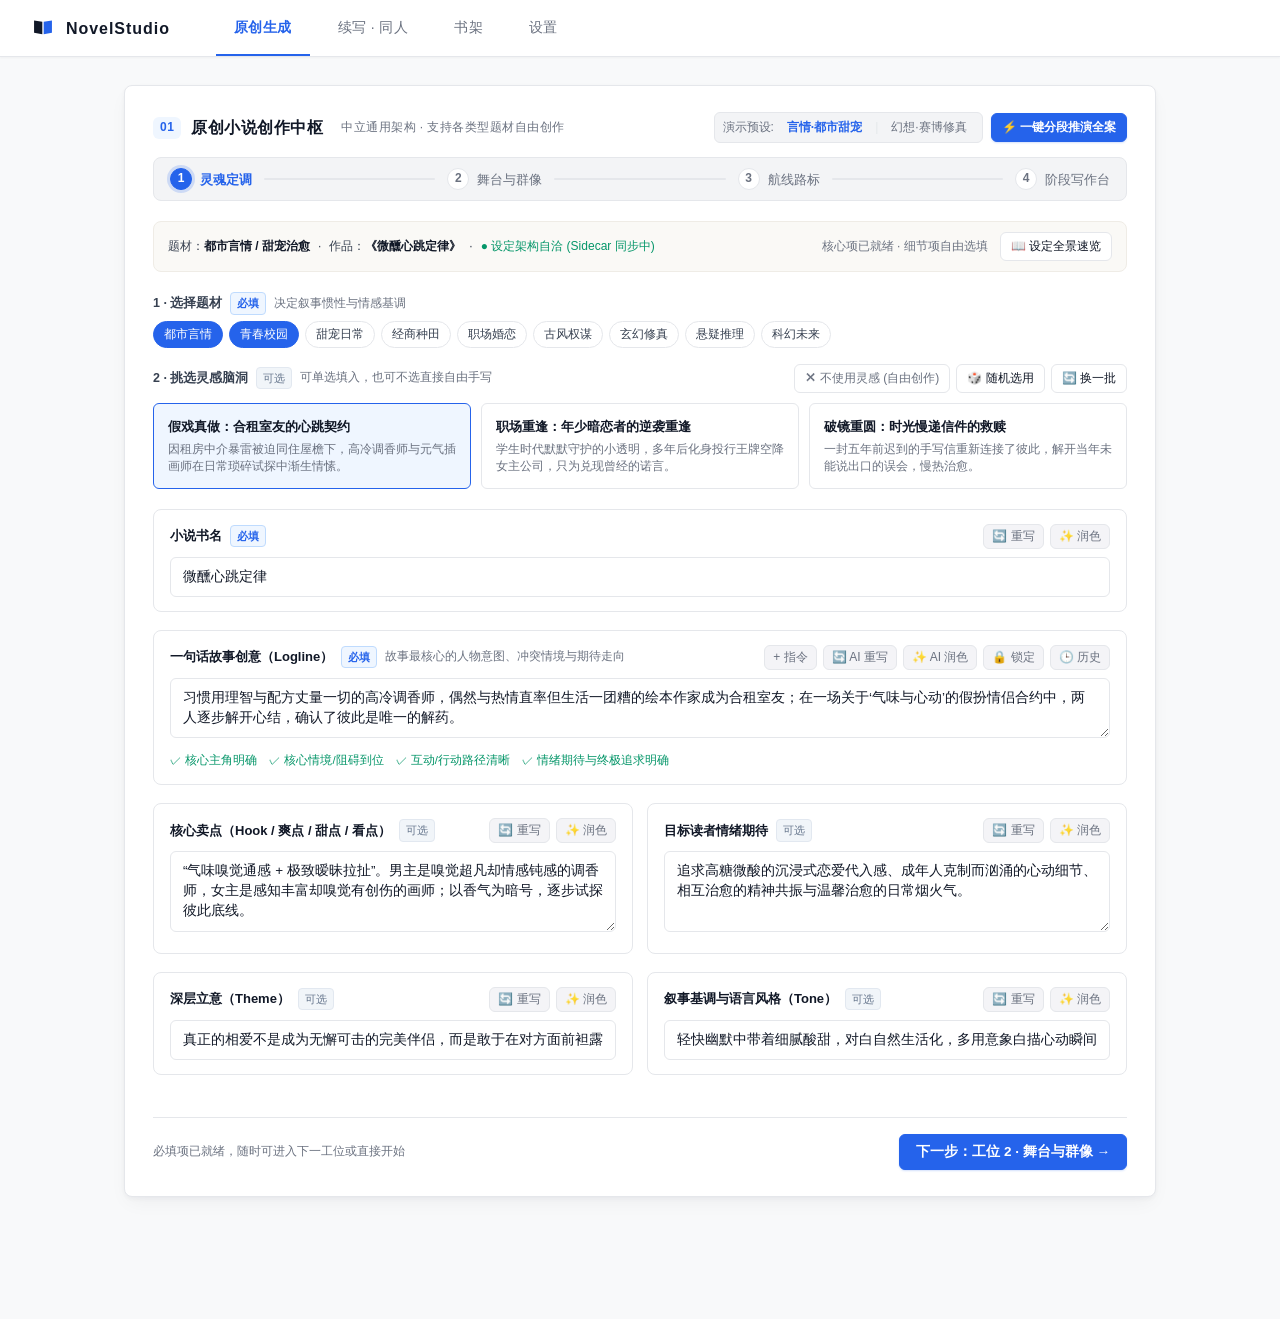
<file: docs/prototype_novel_studio_v2.html>
<!DOCTYPE html>
<html lang="zh-CN">
<head>
<meta charset="UTF-8">
<meta name="viewport" content="width=device-width, initial-scale=1.0, viewport-fit=cover">
<title>NovelStudio - 原创小说创作中枢 v2 交互原型</title>
<style>
/* ============================================================
   NovelStudio · Modern Literary Atelier Design System
   纯净纸面基底 #F8F9FA + 石板墨字色 #111827 + 皇家钴蓝 #2563EB
   ============================================================ */
:root {
  --bg: #F8F9FA;
  --card: #FFFFFF;
  --card-subtle: #F3F4F6;
  --card-warm: #FAF9F6;
  --ink: #111827;
  --ink-soft: #374151;
  --muted: #6B7280;
  --faint: #9CA3AF;
  --line: #E5E7EB;
  --line-focus: #2563EB;
  --accent: #2563EB;
  --accent-hover: #1D4ED8;
  --accent-soft: #EFF6FF;
  --accent-soft-hover: #DBEAFE;
  --accent-ring: rgba(37, 99, 235, 0.18);
  --ok: #059669;
  --ok-soft: #ECFDF5;
  --err: #DC2626;
  --err-soft: #FEF2F2;
  --radius-sm: 6px;
  --radius: 8px;
  --radius-lg: 12px;
  --shadow-xs: 0 1px 2px rgba(17, 24, 39, 0.04);
  --shadow-sm: 0 1px 3px rgba(17, 24, 39, 0.05), 0 1px 2px rgba(17, 24, 39, 0.03);
  --shadow: 0 2px 4px rgba(17, 24, 39, 0.04), 0 8px 20px -4px rgba(17, 24, 39, 0.05);
  --shadow-lg: 0 4px 6px -1px rgba(17, 24, 39, 0.05), 0 16px 32px -4px rgba(17, 24, 39, 0.08);
  --sans: -apple-system, BlinkMacSystemFont, "Segoe UI", "PingFang SC", "Hiragino Sans GB", "Microsoft YaHei", sans-serif;
}

* { box-sizing: border-box; margin: 0; padding: 0; }

body {
  font-family: var(--sans);
  background: var(--bg);
  color: var(--ink);
  font-size: 14px;
  line-height: 1.65;
  -webkit-font-smoothing: antialiased;
}

/* ---- 顶部导航栏 (与现有系统 100% 一致) ---- */
header {
  background: rgba(255, 255, 255, 0.94);
  backdrop-filter: blur(8px);
  border-bottom: 1px solid var(--line);
  box-shadow: var(--shadow-xs);
  position: sticky;
  top: 0;
  z-index: 100;
  padding: 0 32px;
  display: flex;
  align-items: stretch;
  gap: 10px;
}
header .brand {
  display: flex;
  align-items: center;
  gap: 12px;
  padding-right: 36px;
  user-select: none;
}
header .brand-mark {
  display: block;
  flex-shrink: 0;
}
header h1 {
  font-size: 16px;
  font-weight: 700;
  letter-spacing: .06em;
  padding: 16px 0 14px;
  color: var(--ink);
}
header button.nav {
  background: none;
  border: none;
  cursor: pointer;
  font-family: inherit;
  font-size: 14px;
  font-weight: 500;
  color: var(--muted);
  padding: 16px 18px 14px;
  border-bottom: 2px solid transparent;
  letter-spacing: .03em;
  transition: all .15s ease;
}
header button.nav:hover {
  color: var(--ink);
  background-color: rgba(0, 0, 0, 0.02);
}
header button.nav.active {
  color: var(--accent);
  font-weight: 600;
  border-bottom-color: var(--accent);
}

/* ---- 主内容容器 ---- */
main {
  max-width: 1080px;
  margin: 0 auto;
  padding: 28px 24px 100px;
}
section.view { display: none; }
section.view.active { display: block; animation: viewFadeIn .2s ease-out; }
@keyframes viewFadeIn { from { opacity: 0; transform: translateY(4px); } to { opacity: 1; transform: translateY(0); } }

/* ---- 卡片与标题 ---- */
.card {
  background: var(--card);
  border: 1px solid var(--line);
  border-radius: var(--radius);
  box-shadow: var(--shadow);
  padding: 26px 28px;
  margin-bottom: 22px;
  position: relative;
}
h2 {
  font-size: 16px;
  font-weight: 700;
  letter-spacing: .03em;
  margin: 0 0 18px;
  display: flex;
  align-items: center;
  gap: 10px;
  color: var(--ink);
}
.h2-folio {
  display: inline-flex;
  align-items: center;
  justify-content: center;
  min-width: 26px;
  height: 22px;
  padding: 0 7px;
  font-size: 12px;
  font-weight: 700;
  color: var(--accent);
  background: var(--accent-soft);
  border-radius: var(--radius-sm);
  font-variant-numeric: tabular-nums;
}

/* ---- 必填 / 可选 视觉微章 ---- */
.badge-req {
  font-size: 11px;
  font-weight: 600;
  padding: 1px 6px;
  border-radius: 4px;
  background: #EFF6FF;
  color: #2563EB;
  border: 1px solid #BFDBFE;
}
.badge-opt {
  font-size: 11px;
  font-weight: normal;
  padding: 1px 6px;
  border-radius: 4px;
  background: #F1F5F9;
  color: #64748B;
  border: 1px solid #E2E8F0;
}

/* ---- 按钮系统 ---- */
.btn {
  display: inline-flex;
  align-items: center;
  justify-content: center;
  gap: 6px;
  padding: 8px 16px;
  font-size: 13.5px;
  font-weight: 500;
  border-radius: var(--radius-sm);
  cursor: pointer;
  border: 1px solid transparent;
  transition: all .15s ease;
  user-select: none;
}
.btn.primary, button.primary {
  background: var(--accent);
  color: #fff;
  border-color: var(--accent);
  font-weight: 600;
  box-shadow: 0 1px 2px rgba(37, 99, 235, 0.2);
}
.btn.primary:hover, button.primary:hover { background: var(--accent-hover); border-color: var(--accent-hover); }
.btn.secondary, button.secondary {
  background: var(--card);
  border-color: var(--line);
  color: var(--ink);
}
.btn.secondary:hover, button.secondary:hover { background: var(--card-subtle); border-color: var(--faint); }
.btn.ghost, button.ghost { background: transparent; border-color: transparent; color: var(--muted); }
.btn.ghost:hover, button.ghost:hover { background: var(--card-subtle); color: var(--ink); }
.mini-btn { padding: 5px 10px; font-size: 12px; border-radius: 6px; }

/* ---- 表单输入控件 ---- */
label { display: block; font-size: 12.5px; font-weight: 600; color: var(--ink-soft); margin: 14px 0 6px; }
input[type=text], input[type=search], input[type=number], textarea, select {
  width: 100%;
  padding: 9px 12px;
  border: 1px solid var(--line);
  border-radius: var(--radius-sm);
  background: #fff;
  color: var(--ink);
  font-family: inherit;
  font-size: 13.5px;
  line-height: 1.5;
  transition: border-color .15s ease, box-shadow .15s ease;
}
input:focus, textarea:focus, select:focus {
  outline: none;
  border-color: var(--accent);
  box-shadow: 0 0 0 3px var(--accent-ring);
}

/* ---- 步骤导航条 (Stepper Bar) ---- */
.stepper-bar {
  display: flex;
  align-items: center;
  justify-content: space-between;
  margin: 14px 0 20px;
  padding: 10px 16px;
  background: var(--card-subtle);
  border: 1px solid var(--line);
  border-radius: var(--radius);
}
.stepper-step {
  display: flex;
  align-items: center;
  gap: 8px;
  cursor: pointer;
  color: var(--muted);
  font-size: 13px;
  font-weight: 500;
  transition: color .15s ease;
  user-select: none;
}
.stepper-step:hover { color: var(--ink); }
.stepper-step.active { color: var(--accent); font-weight: 700; }
.stepper-step.done { color: var(--ink); }
.stepper-step .step-num {
  display: inline-flex;
  align-items: center;
  justify-content: center;
  width: 22px;
  height: 22px;
  border-radius: 50%;
  font-size: 12px;
  background: var(--card);
  border: 1px solid var(--line);
  color: inherit;
  font-weight: 700;
}
.stepper-step.active .step-num {
  background: var(--accent);
  color: #fff;
  border-color: var(--accent);
  box-shadow: 0 0 0 3px var(--accent-ring);
}
.stepper-step.done .step-num {
  background: var(--ink);
  color: #fff;
  border-color: var(--ink);
}
.stepper-line { flex: 1; height: 2px; margin: 0 12px; background: var(--line); border-radius: 1px; }

/* ---- 摘要与完成度指示条 ---- */
.og2-summary-bar {
  display: flex;
  align-items: center;
  justify-content: space-between;
  padding: 10px 14px;
  background: var(--card-warm);
  border: 1px solid #EFECE6;
  border-radius: var(--radius);
  margin-bottom: 20px;
  font-size: 12px;
}
.og2-summary-meta { display: flex; align-items: center; gap: 8px; color: var(--ink-soft); }
.og2-summary-meta b { color: var(--ink); }

/* ---- 标签选择 (Chips) ---- */
.genre-rack { display: flex; flex-wrap: wrap; gap: 6px; margin: 6px 0 12px; }
.tag-pill {
  padding: 4px 10px;
  border-radius: 9999px;
  font-size: 12px;
  border: 1px solid var(--line);
  background: var(--card);
  color: var(--ink-soft);
  cursor: pointer;
  transition: all .12s ease;
  user-select: none;
}
.tag-pill:hover { border-color: var(--accent); color: var(--accent); }
.tag-pill.active { background: var(--accent); border-color: var(--accent); color: #fff; font-weight: 500; }

/* ---- 灵感脑洞卡片 (支持完全取消/可选) ---- */
.trope-grid { display: grid; grid-template-columns: repeat(auto-fill, minmax(280px, 1fr)); gap: 10px; margin-top: 10px; }
.trope-card {
  padding: 12px 14px;
  border: 1px solid var(--line);
  border-radius: var(--radius-sm);
  background: #fff;
  cursor: pointer;
  transition: all .15s ease;
}
.trope-card:hover { border-color: var(--accent); box-shadow: var(--shadow-sm); transform: translateY(-1px); }
.trope-card.active { border-color: var(--accent); background: var(--accent-soft); }
.trope-card h4 { font-size: 13px; font-weight: 600; margin-bottom: 4px; color: var(--ink); }
.trope-card p { font-size: 12px; color: var(--muted); line-height: 1.45; }

/* ---- 核心通用组件：SpecField 字段包装器 & 工具条 ---- */
.spec-field-wrap {
  position: relative;
  margin-bottom: 18px;
  background: var(--card);
  border: 1px solid var(--line);
  border-radius: var(--radius);
  padding: 14px 16px;
  transition: border-color .15s ease;
}
.spec-field-wrap:focus-within { border-color: #CBD5E1; }
.spec-field-head {
  display: flex;
  align-items: center;
  justify-content: space-between;
  margin-bottom: 8px;
}
.spec-field-label-group { display: flex; align-items: center; gap: 8px; }
.spec-field-label { font-size: 13px; font-weight: 600; color: var(--ink); }

/* 字段工具条 (规范：任何可润色的地方，都必须同时具备重写！) */
.og2-toolbar { display: inline-flex; align-items: center; gap: 6px; }
.og2-toolbar-btn {
  display: inline-flex;
  align-items: center;
  gap: 4px;
  padding: 3px 8px;
  font-size: 12px;
  line-height: 1.4;
  color: var(--muted);
  background: #F4F4F7;
  border: 1px solid var(--line);
  border-radius: 6px;
  cursor: pointer;
  transition: all .12s ease;
  user-select: none;
}
.og2-toolbar-btn:hover { color: var(--ink); background: #fff; border-color: #CBD5E1; box-shadow: 0 1px 2px rgba(0,0,0,0.04); }
.og2-toolbar-btn.locked { color: #D97706; background: #FEF3C7; border-color: #FDE68A; }

/* 审阅模式对比栏 */
.og2-review-bar {
  display: flex;
  align-items: center;
  justify-content: space-between;
  margin-top: 8px;
  padding: 8px 12px;
  background: #F9FAFB;
  border: 1px solid #E5E7EB;
  border-radius: 6px;
}
.og2-seg-group { display: inline-flex; background: #E5E7EB; border-radius: 5px; padding: 2px; }
.og2-seg-btn {
  padding: 2px 8px; font-size: 11.5px; border: none; background: transparent; color: var(--muted); border-radius: 4px; cursor: pointer;
}
.og2-seg-btn.active { background: #fff; color: var(--ink); font-weight: 600; box-shadow: 0 1px 2px rgba(0,0,0,0.06); }
.diff-content {
  margin-top: 8px;
  padding: 10px 12px;
  background: #FFF;
  border: 1px dashed var(--accent);
  border-radius: 6px;
  font-size: 13px;
  line-height: 1.55;
}
.diff-del { background: #FEE2E2; color: #DC2626; text-decoration: line-through; padding: 1px 3px; border-radius: 3px; }
.diff-ins { background: #DCFCE7; color: #16A34A; font-weight: 600; padding: 1px 3px; border-radius: 3px; }

/* 通用叙事校验指示器 (中立化表达) */
.rule-indicators { display: flex; align-items: center; gap: 12px; font-size: 11.5px; color: var(--muted); margin-top: 6px; }
.rule-indicator.ok { color: var(--ok); font-weight: 500; }

/* 附带指令展开框 */
.directive-input-bar {
  display: flex;
  gap: 6px;
  margin-bottom: 8px;
  padding: 6px 8px;
  background: var(--accent-soft);
  border: 1px solid #BFDBFE;
  border-radius: 6px;
}
.directive-input-bar input { flex: 1; padding: 4px 8px; font-size: 12px; border: 1px solid #BFDBFE; border-radius: 4px; }

/* 路线图与阶段卡片 (Roadmap) */
.roadmap-container { position: relative; padding-left: 24px; margin-top: 14px; }
.roadmap-axis { position: absolute; left: 8px; top: 12px; bottom: 12px; width: 2px; background: #CBD5E1; }
.stage-card {
  position: relative;
  background: var(--card);
  border: 1px solid var(--line);
  border-radius: var(--radius);
  padding: 16px 18px;
  margin-bottom: 16px;
  box-shadow: var(--shadow-sm);
}
.stage-card.active-stage { border-color: var(--accent); border-width: 2px; box-shadow: var(--shadow); }
.stage-dot {
  position: absolute;
  left: -20px;
  top: 18px;
  width: 10px;
  height: 10px;
  border-radius: 50%;
  background: #fff;
  border: 2px solid var(--accent);
}
.anchor-grid {
  display: grid;
  grid-template-columns: repeat(2, 1fr);
  gap: 10px;
  margin-top: 10px;
  font-size: 12.5px;
}
.anchor-box {
  background: var(--card-subtle);
  border: 1px solid var(--line);
  border-radius: 6px;
  padding: 8px 10px;
}
.anchor-box span.anchor-title { font-size: 11px; font-weight: 700; color: var(--muted); display: block; margin-bottom: 2px; }

/* 写作台节拍表与流式终端 */
.beat-item {
  display: flex;
  align-items: center;
  justify-content: space-between;
  padding: 8px 12px;
  border: 1px solid var(--line);
  border-radius: 6px;
  background: #fff;
  margin-bottom: 6px;
  font-size: 13px;
}
.beat-item.climax { border-color: #F59E0B; background: #FFFBEB; }
.beat-item.hook { border-color: #8B5CF6; background: #F5F3FF; }
.stream-terminal {
  background: #111827;
  color: #F3F4F6;
  border-radius: 6px;
  padding: 14px 16px;
  font-family: ui-monospace, SFMono-Regular, Menlo, Monaco, Consolas, monospace;
  font-size: 13px;
  line-height: 1.6;
  max-height: 200px;
  overflow-y: auto;
  margin: 10px 0;
}

/* 一键推演模态框 */
.modal-mask {
  position: fixed;
  inset: 0;
  background: rgba(17, 24, 39, 0.45);
  backdrop-filter: blur(4px);
  z-index: 999;
  display: flex;
  align-items: center;
  justify-content: center;
}
.modal-box {
  background: #fff;
  border: 1px solid var(--line);
  border-radius: var(--radius-lg);
  padding: 24px 28px;
  width: 520px;
  max-width: 90vw;
  box-shadow: var(--shadow-lg);
}
.progress-step-item {
  display: flex;
  align-items: center;
  justify-content: space-between;
  padding: 8px 12px;
  background: var(--card-subtle);
  border-radius: 6px;
  margin-bottom: 8px;
  font-size: 13px;
}

/* 布局网格 */
.grid-2 { display: grid; grid-template-columns: 1fr 1fr; gap: 14px; }
.nav-row { display: flex; justify-content: space-between; align-items: center; margin-top: 24px; padding-top: 16px; border-top: 1px solid var(--line); }
</style>
</head>
<body>

<!-- ================= 顶栏：NovelStudio 官方同款吸顶导航 ================= -->
<header>
  <div class="brand">
    <svg class="brand-mark" viewBox="0 0 32 32" width="22" height="22" aria-hidden="true">
      <path d="M3 5 L15 7 L15 25 L3 23 Z" fill="var(--ink)"/>
      <path d="M29 5 L17 7 L17 25 L29 23 Z" fill="var(--accent)"/>
    </svg>
    <h1>NovelStudio</h1>
  </div>
  <button class="nav active" data-view="original" onclick="switchNav('original')">原创生成</button>
  <button class="nav" data-view="continuation" onclick="switchNav('continuation')">续写 · 同人</button>
  <button class="nav" data-view="library" onclick="switchNav('library')">书架</button>
  <button class="nav" data-view="settings" onclick="switchNav('settings')">设置</button>
</header>

<main id="main">

  <!-- ================= VIEW 1: 原创小说生成 (全面重构的 4 工位体系) ================= -->
  <section class="view active" id="view-original">
    <div class="card">
      <div style="display:flex;align-items:center;justify-content:space-between;margin-bottom:12px;">
        <h2 style="margin:0"><span class="h2-folio">01</span>原创小说创作中枢 <span style="font-size:12px;color:var(--muted);font-weight:normal;margin-left:8px;">中立通用架构 · 支持各类型题材自由创作</span></h2>
        
        <div style="display:flex;align-items:center;gap:8px;">
          <!-- 题材风格快速切换器演示 -->
          <div style="display:flex;align-items:center;gap:6px;background:var(--card-subtle);padding:3px 8px;border-radius:6px;border:1px solid var(--line);font-size:12px;">
            <span style="color:var(--muted)">演示预设:</span>
            <button type="button" class="btn ghost mini-btn" id="btn_demo_romance" style="padding:2px 6px;color:var(--accent);font-weight:600;" onclick="loadDemo('romance')">言情·都市甜宠</button>
            <span style="color:var(--line)">|</span>
            <button type="button" class="btn ghost mini-btn" id="btn_demo_fantasy" style="padding:2px 6px;" onclick="loadDemo('fantasy')">幻想·赛博修真</button>
          </div>
          <button type="button" class="btn primary mini-btn" onclick="openChainedModal()">⚡ 一键分段推演全案</button>
        </div>
      </div>

      <!-- P2: 分步向导导航条 (Wizard Stepper) -->
      <div class="stepper-bar" id="og_stepper_bar">
        <div class="stepper-step active" id="step_tab_1" onclick="goToStep(1)">
          <span class="step-num">1</span>
          <span class="step-title">灵魂定调</span>
        </div>
        <div class="stepper-line"></div>
        <div class="stepper-step" id="step_tab_2" onclick="goToStep(2)">
          <span class="step-num">2</span>
          <span class="step-title">舞台与群像</span>
        </div>
        <div class="stepper-line"></div>
        <div class="stepper-step" id="step_tab_3" onclick="goToStep(3)">
          <span class="step-num">3</span>
          <span class="step-title">航线路标</span>
        </div>
        <div class="stepper-line"></div>
        <div class="stepper-step" id="step_tab_4" onclick="goToStep(4)">
          <span class="step-num">4</span>
          <span class="step-title">阶段写作台</span>
        </div>
      </div>

      <!-- 作品卡摘要与完成度条 -->
      <div class="og2-summary-bar">
        <div class="og2-summary-meta">
          <span>题材：<b id="sum_genre">都市言情 / 甜宠治愈</b></span>
          <span>·</span>
          <span>作品：<b id="sum_title">《微醺心跳定律》</b></span>
          <span>·</span>
          <span style="color:var(--ok)">● 设定架构自洽 (Sidecar 同步中)</span>
        </div>
        <div style="display:flex;align-items:center;gap:12px;">
          <span style="color:var(--muted)">核心项已就绪 · 细节项自由选填</span>
          <button type="button" class="btn secondary mini-btn" onclick="toggleQuickDrawer()">📖 设定全景速览</button>
        </div>
      </div>

      <!-- ================= 工位 1：灵魂定调 ================= -->
      <div id="station_1" class="station-panel">
        <!-- 1 · 题材选择 (必填) -->
        <div style="display:flex;align-items:center;gap:8px;margin-bottom:6px;">
          <label style="margin:0">1 · 选择题材</label>
          <span class="badge-req">必填</span>
          <span style="font-size:12px;color:var(--muted)">决定叙事惯性与情感基调</span>
        </div>
        <div class="genre-rack">
          <button type="button" class="tag-pill active" onclick="selectGenre(this)">都市言情</button>
          <button type="button" class="tag-pill active" onclick="selectGenre(this)">青春校园</button>
          <button type="button" class="tag-pill" onclick="selectGenre(this)">甜宠日常</button>
          <button type="button" class="tag-pill" onclick="selectGenre(this)">经商种田</button>
          <button type="button" class="tag-pill" onclick="selectGenre(this)">职场婚恋</button>
          <button type="button" class="tag-pill" onclick="selectGenre(this)">古风权谋</button>
          <button type="button" class="tag-pill" onclick="selectGenre(this)">玄幻修真</button>
          <button type="button" class="tag-pill" onclick="selectGenre(this)">悬疑推理</button>
          <button type="button" class="tag-pill" onclick="selectGenre(this)">科幻未来</button>
        </div>

        <!-- 2 · 灵感脑洞库 (可选) -->
        <div style="display:flex;align-items:center;justify-content:space-between;margin-top:16px;">
          <div style="display:flex;align-items:center;gap:8px;">
            <label style="margin:0">2 · 挑选灵感脑洞</label>
            <span class="badge-opt">可选</span>
            <span style="font-size:12px;color:var(--muted)">可单选填入，也可不选直接自由手写</span>
          </div>
          <div style="display:flex;gap:6px;">
            <button type="button" class="btn secondary mini-btn" id="btn_clear_trope" onclick="clearTropeSelection()" style="color:var(--muted);">✕ 不使用灵感 (自由创作)</button>
            <button type="button" class="btn secondary mini-btn" onclick="randomTrope()">🎲 随机选用</button>
            <button type="button" class="btn secondary mini-btn" onclick="alert('AI 正在依据当前题材生成一批新灵感...')">🔄 换一批</button>
          </div>
        </div>
        <div class="trope-grid" id="trope_cards_container">
          <div class="trope-card active" onclick="chooseTrope(this)">
            <h4 id="trope_t1">假戏真做：合租室友的心跳契约</h4>
            <p id="trope_d1">因租房中介暴雷被迫同住屋檐下，高冷调香师与元气插画师在日常琐碎试探中渐生情愫。</p>
          </div>
          <div class="trope-card" onclick="chooseTrope(this)">
            <h4 id="trope_t2">职场重逢：年少暗恋者的逆袭重逢</h4>
            <p id="trope_d2">学生时代默默守护的小透明，多年后化身投行王牌空降女主公司，只为兑现曾经的诺言。</p>
          </div>
          <div class="trope-card" onclick="chooseTrope(this)">
            <h4 id="trope_t3">破镜重圆：时光慢递信件的救赎</h4>
            <p id="trope_d3">一封五年前迟到的手写信重新连接了彼此，解开当年未能说出口的误会，慢热治愈。</p>
          </div>
        </div>

        <!-- 3 · 个性化内容字段 (SpecField 规范驱动：有润色必须有重写) -->
        <div style="margin-top:20px;">
          <!-- FIELD: 书名 (必填) -->
          <div class="spec-field-wrap">
            <div class="spec-field-head">
              <div class="spec-field-label-group">
                <span class="spec-field-label">小说书名</span>
                <span class="badge-req">必填</span>
              </div>
              <div class="og2-toolbar">
                <button type="button" class="og2-toolbar-btn" onclick="mockAiAction('title', 'rewrite')">🔄 重写</button>
                <button type="button" class="og2-toolbar-btn" onclick="mockAiAction('title', 'polish')">✨ 润色</button>
              </div>
            </div>
            <input type="text" id="val_title" value="微醺心跳定律">
          </div>

          <!-- FIELD: 一句话故事创意 (Logline) (必填) -->
          <div class="spec-field-wrap" id="wrap_logline">
            <div class="spec-field-head">
              <div class="spec-field-label-group">
                <span class="spec-field-label">一句话故事创意（Logline）</span>
                <span class="badge-req">必填</span>
                <span style="font-size:12px;color:var(--muted)">故事最核心的人物意图、冲突情境与期待走向</span>
              </div>
              <div class="og2-toolbar">
                <button type="button" class="og2-toolbar-btn" onclick="toggleDirective('logline')">+ 指令</button>
                <button type="button" class="og2-toolbar-btn" onclick="mockAiAction('logline', 'rewrite')">🔄 AI 重写</button>
                <button type="button" class="og2-toolbar-btn" onclick="mockAiAction('logline', 'polish')">✨ AI 润色</button>
                <button type="button" class="og2-toolbar-btn" id="lock_logline" onclick="toggleLock('logline')">🔒 锁定</button>
                <button type="button" class="og2-toolbar-btn" onclick="alert('【历史版本】\n1. 11:30 最新版\n2. 11:20 初始推演版')">🕒 历史</button>
              </div>
            </div>

            <!-- 附带指令输入条 -->
            <div id="dir_logline" class="directive-input-bar" style="display:none;">
              <input type="text" id="dir_input_logline" placeholder="输入一句话指令，如：强化男女主性格反差，增强暧昧拉扯与生活烟火气...">
              <button type="button" class="btn primary mini-btn" onclick="submitDirective('logline')">执行重写</button>
            </div>

            <textarea id="val_logline" rows="2">习惯用理智与配方丈量一切的高冷调香师，偶然与热情直率但生活一团糟的绘本作家成为合租室友；在一场关于‘气味与心动’的假扮情侣合约中，两人逐步解开心结，确认了彼此是唯一的解药。</textarea>

            <!-- 审阅模式对比栏 -->
            <div id="review_logline" class="og2-review-bar" style="display:none;">
              <div style="display:flex;align-items:center;gap:8px;">
                <span style="font-size:12px;font-weight:600;color:var(--accent);">AI 提议版本 (1/2)</span>
                <div class="og2-seg-group">
                  <button type="button" class="og2-seg-btn active">行内对比</button>
                  <button type="button" class="og2-seg-btn">并排查看</button>
                </div>
              </div>
              <div style="display:flex;gap:6px;">
                <button type="button" class="btn primary mini-btn" onclick="acceptDiff('logline')">✓ 保留此版</button>
                <button type="button" class="btn secondary mini-btn" onclick="revertDiff('logline')">✕ 撤回</button>
              </div>
            </div>
            <div id="diff_logline" class="diff-content" style="display:none;">
              习惯用理智丈量一切的高冷调香师，偶然与热情直率的绘本作家成为合租室友；<span class="diff-del">在一场关于‘气味与心动’的假扮情侣合约中</span><span class="diff-ins">在同居日常与相互救赎的微醺气味中</span>，两人逐步解开心结，确认了彼此是唯一的解药。
            </div>

            <div class="rule-indicators">
              <span class="rule-indicator ok">✓ 核心主角明确</span>
              <span class="rule-indicator ok">✓ 核心情境/阻碍到位</span>
              <span class="rule-indicator ok">✓ 互动/行动路径清晰</span>
              <span class="rule-indicator ok">✓ 情绪期待与终极追求明确</span>
            </div>
          </div>

          <!-- FIELD: 核心卖点 Hook & 目标读者期待 (可选) -->
          <div class="grid-2">
            <div class="spec-field-wrap">
              <div class="spec-field-head">
                <div class="spec-field-label-group">
                  <span class="spec-field-label">核心卖点（Hook / 爽点 / 甜点 / 看点）</span>
                  <span class="badge-opt">可选</span>
                </div>
                <div class="og2-toolbar">
                  <button type="button" class="og2-toolbar-btn" onclick="mockAiAction('hook', 'rewrite')">🔄 重写</button>
                  <button type="button" class="og2-toolbar-btn" onclick="mockAiAction('hook', 'polish')">✨ 润色</button>
                </div>
              </div>
              <textarea id="val_hook" rows="3">“气味嗅觉通感 + 极致暧昧拉扯”。男主是嗅觉超凡却情感钝感的调香师，女主是感知丰富却嗅觉有创伤的画师；以香气为暗号，逐步试探彼此底线。</textarea>
            </div>
            <div class="spec-field-wrap">
              <div class="spec-field-head">
                <div class="spec-field-label-group">
                  <span class="spec-field-label">目标读者情绪期待</span>
                  <span class="badge-opt">可选</span>
                </div>
                <div class="og2-toolbar">
                  <button type="button" class="og2-toolbar-btn" onclick="mockAiAction('reader', 'rewrite')">🔄 重写</button>
                  <button type="button" class="og2-toolbar-btn" onclick="mockAiAction('reader', 'polish')">✨ 润色</button>
                </div>
              </div>
              <textarea id="val_reader" rows="3">追求高糖微酸的沉浸式恋爱代入感、成年人克制而汹涌的心动细节、相互治愈的精神共振与温馨治愈的日常烟火气。</textarea>
            </div>
          </div>

          <!-- FIELD: 深层立意 Theme & 叙事基调 Tone (可选) -->
          <div class="grid-2">
            <div class="spec-field-wrap">
              <div class="spec-field-head">
                <div class="spec-field-label-group">
                  <span class="spec-field-label">深层立意（Theme）</span>
                  <span class="badge-opt">可选</span>
                </div>
                <div class="og2-toolbar">
                  <button type="button" class="og2-toolbar-btn" onclick="mockAiAction('theme', 'rewrite')">🔄 重写</button>
                  <button type="button" class="og2-toolbar-btn" onclick="mockAiAction('theme', 'polish')">✨ 润色</button>
                </div>
              </div>
              <input type="text" id="val_theme" value="真正的相爱不是成为无懈可击的完美伴侣，而是敢于在对方面前袒露不完美的软肋。">
            </div>
            <div class="spec-field-wrap">
              <div class="spec-field-head">
                <div class="spec-field-label-group">
                  <span class="spec-field-label">叙事基调与语言风格（Tone）</span>
                  <span class="badge-opt">可选</span>
                </div>
                <div class="og2-toolbar">
                  <button type="button" class="og2-toolbar-btn" onclick="mockAiAction('tone', 'rewrite')">🔄 重写</button>
                  <button type="button" class="og2-toolbar-btn" onclick="mockAiAction('tone', 'polish')">✨ 润色</button>
                </div>
              </div>
              <input type="text" id="val_tone" value="轻快幽默中带着细腻酸甜，对白自然生活化，多用意象白描心动瞬间；第三人称双重视角。">
            </div>
          </div>
        </div>

        <div class="nav-row">
          <span style="font-size:12px;color:var(--muted)">必填项已就绪，随时可进入下一工位或直接开始</span>
          <button type="button" class="btn primary" onclick="goToStep(2)">下一步：工位 2 · 舞台与群像 →</button>
        </div>
      </div>

      <!-- ================= 工位 2：舞台与群像 ================= -->
      <div id="station_2" class="station-panel" style="display:none;">
        <div style="margin-bottom:12px;">
          <h3 style="font-size:14px;font-weight:700;">世界观与环境法则设定（细节均为可选）</h3>
          <p style="font-size:12px;color:var(--muted)">无论幻想世界还是现代现实生活，均可在下方设定专属的环境约束或生活质感。</p>
        </div>

        <!-- 舞台设定 / 核心规则与代价 (可选) -->
        <div class="spec-field-wrap" style="background:#FAF9F6;">
          <div class="spec-field-head">
            <div class="spec-field-label-group">
              <span class="spec-field-label">核心规则 / 时代壁垒 / 现实约束 (可选)</span>
              <span class="badge-opt">可选</span>
            </div>
            <div class="og2-toolbar">
              <button type="button" class="og2-toolbar-btn" onclick="mockAiAction('rules', 'rewrite')">🔄 重写</button>
              <button type="button" class="og2-toolbar-btn" onclick="mockAiAction('rules', 'polish')">✨ 润色</button>
            </div>
          </div>
          <textarea id="val_rules" rows="2" placeholder="如：修真的硬代价、现实中职场避嫌规定、家庭阶层壁垒、特殊病理约束等（没有可留空）">【职业与心理约束】：男主家族企业对调香师有严苛的“感情中立”职业伦理，认为恋爱会让情绪波动破坏嗅觉灵敏度；女主因童年火灾创伤对焦糊味有应激反应。</textarea>
        </div>

        <!-- 市井与生活质感细节 (可选) -->
        <div class="spec-field-wrap">
          <div class="spec-field-head">
            <div class="spec-field-label-group">
              <span class="spec-field-label">生活质感与日常细节补充 (可选)</span>
              <span class="badge-opt">可选</span>
            </div>
            <div class="og2-toolbar">
              <button type="button" class="og2-toolbar-btn" onclick="mockAiAction('micro', 'rewrite')">🔄 重写</button>
              <button type="button" class="og2-toolbar-btn" onclick="mockAiAction('micro', 'polish')">✨ 润色</button>
            </div>
          </div>
          <input type="text" id="val_micro" value="老城区梧桐树下的两居室老洋房；男主书房陈列着 300 种冷门香料浸膏；女主阳台堆满多肉植物与涂鸦画板。">
        </div>

        <!-- 角色架构 (主角必填，其余全可选，宿敌彻底可选) -->
        <div style="display:flex;align-items:center;justify-content:space-between;margin:20px 0 10px;">
          <div style="display:flex;align-items:center;gap:8px;">
            <label style="margin:0">角色网络档案（主角必填，配角/CP/对手自由选填）</label>
            <span class="badge-req">主角必填</span>
            <span class="badge-opt">其他角色可选</span>
          </div>
          <button type="button" class="btn secondary mini-btn" onclick="alert('已新增一位自定义角色卡片')">+ 添加人物档案</button>
        </div>

        <!-- 主角卡片 (必填) -->
        <div class="spec-field-wrap" style="border-left:3px solid var(--accent);">
          <div class="spec-field-head" style="border-bottom:1px solid var(--line);padding-bottom:8px;">
            <div class="spec-field-label-group">
              <span class="spec-field-label" id="c1_name_badge">第一主角 · 陆承舟 (Lu Chengzhou)</span>
              <span class="badge-req">主角必填</span>
            </div>
            <div class="og2-toolbar">
              <button type="button" class="og2-toolbar-btn" onclick="mockAiAction('char1', 'rewrite')">🔄 重写人物</button>
              <button type="button" class="og2-toolbar-btn" onclick="mockAiAction('char1', 'polish')">✨ 润色</button>
            </div>
          </div>
          <div class="grid-2" style="margin-top:10px;">
            <div>
              <span style="font-size:11px;font-weight:700;color:#D97706;display:block;margin-bottom:2px;">外在目标 / 追求 (Want - 开局迫切目标) <span class="badge-req">必填</span></span>
              <input type="text" id="c1_want" value="研发出失传的‘第七号白夜’香水，保住独立工作室经营权">
            </div>
            <div>
              <span style="font-size:11px;font-weight:700;color:var(--ok);display:block;margin-bottom:2px;">内在缺失 / 心结 (Need - 心灵成长点) <span class="badge-opt">可选</span></span>
              <input type="text" id="c1_need" value="打破冰冷理性防线，学会向信任的人表达真实情感">
            </div>
            <div>
              <span style="font-size:11px;font-weight:700;color:var(--muted);display:block;margin-bottom:2px;">创伤成因 / 执念 (Wound) <span class="badge-opt">可选</span></span>
              <input type="text" id="c1_wound" value="童年被家族视作没有感情的调香机器，害怕被抛弃">
            </div>
            <div>
              <span style="font-size:11px;font-weight:700;color:var(--accent);display:block;margin-bottom:2px;">行事底线 / 高光品质 (Principle) <span class="badge-opt">可选</span></span>
              <input type="text" id="c1_principle" value="绝不用廉价工业香精伪造手作香，尊重每一个生命的嗅觉记忆">
            </div>
          </div>
        </div>

        <!-- 关键对手 / CP对象 / 重要配角卡片 (可选，完全不限于敌人) -->
        <div class="spec-field-wrap">
          <div class="spec-field-head" style="border-bottom:1px solid var(--line);padding-bottom:8px;">
            <div class="spec-field-label-group">
              <span class="spec-field-label" id="c2_name_badge">重要角色 / CP对象 · 姜幼柠 (Jiang Youning)</span>
              <span class="badge-opt">可选</span>
            </div>
            <div style="display:flex;align-items:center;gap:6px;">
              <span style="font-size:11px;color:var(--muted)">定位：</span>
              <select style="width:110px;padding:2px 6px;font-size:11.5px;">
                <option selected>恋爱/CP对象</option>
                <option>欢喜冤家</option>
                <option>竞争对手/宿敌</option>
                <option>好友/闺蜜</option>
                <option>导师/长辈</option>
              </select>
              <div class="og2-toolbar" style="margin-left:6px;">
                <button type="button" class="og2-toolbar-btn" onclick="mockAiAction('char2', 'rewrite')">🔄 重写</button>
                <button type="button" class="og2-toolbar-btn" onclick="mockAiAction('char2', 'polish')">✨ 润色</button>
              </div>
            </div>
          </div>
          <div class="grid-2" style="margin-top:10px;">
            <div>
              <span style="font-size:11px;font-weight:600;color:var(--muted);display:block;margin-bottom:2px;">核心性格与驱动力 (Motivation) <span class="badge-opt">可选</span></span>
              <input type="text" id="c2_mot" value="乐天随性却坚韧，急需完成个人首部绘本出版以证明自己的创作价值">
            </div>
            <div>
              <span style="font-size:11px;font-weight:600;color:var(--muted);display:block;margin-bottom:2px;">与主角的互动焦点 / 矛盾点 (Relation) <span class="badge-opt">可选</span></span>
              <input type="text" id="c2_rel" value="作息黑白颠倒、生活习惯大碰撞，但能精准捕捉男主隐藏的脆弱">
            </div>
          </div>
        </div>

        <div class="nav-row">
          <button type="button" class="btn secondary" onclick="goToStep(1)">← 上一步</button>
          <button type="button" class="btn primary" onclick="goToStep(3)">下一步：工位 3 · 航线路标 →</button>
        </div>
      </div>

      <!-- ================= 工位 3：航线路标 ================= -->
      <div id="station_3" class="station-panel" style="display:none;">
        <!-- 全书终局与核心主线 (可选) -->
        <div class="spec-field-wrap" style="background:#FAF5FF;border-color:#E9D5FF;">
          <div class="spec-field-head">
            <div class="spec-field-label-group">
              <span class="spec-field-label" style="color:#7E22CE">全书预期大结局走向 (Ending) 与贯穿主线 (可选)</span>
              <span class="badge-opt">可选</span>
            </div>
            <div class="og2-toolbar">
              <button type="button" class="og2-toolbar-btn" onclick="mockAiAction('ending', 'rewrite')">🔄 重写</button>
              <button type="button" class="og2-toolbar-btn" onclick="mockAiAction('ending', 'polish')">✨ 润色</button>
            </div>
          </div>
          <textarea id="val_ending" rows="2" placeholder="预期大结局走向，如：甜美HE领证合伙开店、主角解开心结各自成长、夺得冠军等（可留空随写随定）">男女主克服误会与家族干预，联手以属于两人的‘第七号白夜’香氛绘本赢得国际大奖；陆承舟在全城花期大典上公开告白，圆满HE。</textarea>
        </div>

        <!-- 纵向分卷路线图 (Roadmap) -->
        <div style="display:flex;align-items:center;justify-content:space-between;margin:18px 0 8px;">
          <div style="display:flex;align-items:center;gap:8px;">
            <label style="margin:0">阶段性大纲与四大锚点（1 阶段 = 1 分卷）</label>
            <span class="badge-req">第1阶段必填</span>
            <span class="badge-opt">后续阶段可选</span>
          </div>
          <button type="button" class="btn secondary mini-btn" onclick="alert('已新增一个分卷阶段')">+ 增加一卷阶段</button>
        </div>

        <div class="roadmap-container">
          <div class="roadmap-axis"></div>

          <!-- 第一阶段卡片 -->
          <div class="stage-card active-stage">
            <div class="stage-dot"></div>
            <div style="display:flex;align-items:center;justify-content:space-between;border-bottom:1px solid var(--line);padding-bottom:8px;">
              <div style="display:flex;align-items:center;gap:8px;">
                <b id="st1_title" style="color:var(--accent);font-size:14px;">第一卷：试探同居与薄荷微风</b>
                <span class="tag-pill active mini-btn" style="padding:2px 8px;">当前攻坚卷</span>
                <span style="font-size:12px;color:var(--muted)">预估 10 章 · 约 2 万字</span>
              </div>
              <div style="display:flex;gap:6px;">
                <button type="button" class="og2-toolbar-btn" onclick="mockAiAction('stage1', 'rewrite')">🔄 重写本卷锚点</button>
                <button type="button" class="btn primary mini-btn" onclick="goToStep(4)">去写作台攻坚本卷 ➔</button>
              </div>
            </div>
            <div class="anchor-grid">
              <div class="anchor-box">
                <span class="anchor-title">① 阶段核心目标 <span class="badge-req">必填</span></span>
                <span id="st1_a1">两人被迫开启同居生活，在生活习惯的剧烈碰撞中订立三条‘互不越界’的合租契约。</span>
              </div>
              <div class="anchor-box">
                <span class="anchor-title">② 核心阻力 / 羁绊障碍 <span class="badge-opt">可选</span></span>
                <span id="st1_a2">男主严重的洁癖与感情防备，以及女主因手部神经痛面临绘本截稿危机。</span>
              </div>
              <div class="anchor-box" style="border-color:#FCD34D;background:#FEFCE8;">
                <span class="anchor-title" style="color:#B45309">③ 阶段高潮 / 情感引爆点 <span class="badge-opt">可选</span></span>
                <span id="st1_a3">台风停电之夜，女主幽闭发作，男主打破理性第一次破例拥抱安抚，感情实质破冰。</span>
              </div>
              <div class="anchor-box" style="border-color:#DDD6FE;background:#F5F3FF;">
                <span class="anchor-title" style="color:#6D28D9">④ 破局跳板 / 新引子 <span class="badge-opt">可选</span></span>
                <span id="st1_a4">男主母亲突然登门拜访，为了应对危机，男主主动提议签署为期三个月的‘假扮情侣’协议。</span>
              </div>
            </div>
          </div>

          <!-- 第二阶段卡片 -->
          <div class="stage-card">
            <div class="stage-dot" style="border-color:var(--muted)"></div>
            <div style="display:flex;align-items:center;justify-content:space-between;border-bottom:1px solid var(--line);padding-bottom:8px;">
              <div style="display:flex;align-items:center;gap:8px;">
                <b id="st2_title" style="color:var(--ink);font-size:14px;">第二卷：契约情侣与香调升温</b>
                <span class="tag-pill mini-btn" style="padding:2px 8px;">待前卷完成</span>
                <span style="font-size:12px;color:var(--muted)">预估 12 章 · 约 2.5 万字</span>
              </div>
              <button type="button" class="btn secondary mini-btn" onclick="alert('编辑第二卷锚点')">编辑锚点</button>
            </div>
            <div class="anchor-grid">
              <div class="anchor-box">
                <span class="anchor-title">核心目标</span>
                <span id="st2_a1">以情侣身份出席艺术展，在公开场合高甜互动逐渐弄假成真</span>
              </div>
              <div class="anchor-box">
                <span class="anchor-title">高潮引爆点</span>
                <span id="st2_a3">雨中露天酒会初吻，假戏真做情感彻底失控</span>
              </div>
            </div>
          </div>
        </div>

        <div class="nav-row">
          <button type="button" class="btn secondary" onclick="goToStep(2)">← 上一步</button>
          <button type="button" class="btn primary" onclick="goToStep(4)">下一步：工位 4 · 阶段写作台 →</button>
        </div>
      </div>

      <!-- ================= 工位 4：阶段写作台 ================= -->
      <div id="station_4" class="station-panel" style="display:none;">
        <div style="display:flex;align-items:center;justify-content:space-between;margin-bottom:14px;">
          <div>
            <h3 id="st4_cur_title" style="font-size:15px;font-weight:700;color:var(--ink)">本卷攻坚：第一卷 · 试探同居与薄荷微风</h3>
            <span style="font-size:12px;color:var(--muted)">两段式写作：先推演章节节拍表，再严格按节拍逐章攻坚</span>
          </div>
          <span class="tag-pill active mini-btn" id="st4_status_tag">节拍就绪 · 待攻坚</span>
        </div>

        <!-- 节拍表 -->
        <div class="spec-field-wrap">
          <div class="spec-field-head">
            <span class="spec-field-label">本卷章节节拍表 (Beat List · 共 6 节拍章)</span>
            <button type="button" class="btn secondary mini-btn" onclick="alert('已重新规划节拍')">🔄 重新推演节拍</button>
          </div>
          <div id="beats_list">
            <div class="beat-item">
              <div><b style="color:var(--accent);margin-right:8px;">第 1 章</b> <span id="b1_t">暴雨合租夜</span> <span class="tag-pill mini-btn">开篇相遇</span></div>
              <span style="font-size:12px;color:var(--muted)" id="b1_d">中介携款潜逃，两人因同一套房源在雨夜对峙，最终各退一步合租</span>
            </div>
            <div class="beat-item">
              <div><b style="color:var(--accent);margin-right:8px;">第 2 章</b> <span id="b2_t">界线分明的三条家规</span> <span class="tag-pill mini-btn">互动推进</span></div>
              <span style="font-size:12px;color:var(--muted)" id="b2_d">男主画地为界，女主外卖气味引发嗅觉警报，笑料百出</span>
            </div>
            <div class="beat-item climax">
              <div><b style="color:#B45309;margin-right:8px;">第 5 章</b> <span id="b5_t">台风停电夜的拥抱</span> <span class="tag-pill active mini-btn" style="background:#F59E0B;border-color:#F59E0B">💖 阶段情感引爆</span></div>
              <span style="font-size:12px;color:#92400E" id="b5_d">雷鸣电闪引发女主创伤应激，男主本能破防，将她紧紧护在怀中</span>
            </div>
            <div class="beat-item hook">
              <div><b style="color:#6D28D9;margin-right:8px;">第 6 章</b> <span id="b6_t">意外造访的情侣契约</span> <span class="tag-pill active mini-btn" style="background:#8B5CF6;border-color:#8B5CF6">⚡ 破局跳板</span></div>
              <span style="font-size:12px;color:#5B21B6" id="b6_d">家族长辈突然查岗，情急之下两人签下为期三月的恋爱协议</span>
            </div>
          </div>

          <div style="display:flex;align-items:center;justify-content:space-between;margin-top:14px;padding-top:10px;border-top:1px solid var(--line);">
            <span style="font-size:12px;color:var(--ok)">✓ 预检通过：故事状态记忆层已加载，无上游阻断</span>
            <button type="button" class="btn primary" id="btn_run_stage" onclick="simulateStageRunning()">▶ 开始全卷攻坚写作 (按节拍推演)</button>
          </div>
        </div>

        <!-- 流式打字机运行态 (默认隐藏) -->
        <div id="box_stage_running" class="spec-field-wrap" style="display:none;border-color:var(--accent);">
          <div style="display:flex;align-items:center;justify-content:space-between;">
            <b id="running_ch_title" style="color:var(--accent);font-size:13px;">正在攻坚：第 5 章 · 台风停电夜的拥抱 (阶段情感引爆)</b>
            <span style="font-size:12px;color:var(--muted)">速度: 42 tokens/s · 进度: 85%</span>
          </div>
          <div class="stream-terminal" id="terminal_content">
            <p style="color:#9CA3AF;">// 注入上下文：人物心结（姜幼柠怕黑怕火） + 故事状态（两人已合租三周）...</p>
            <p>窗外的暴雨狂乱拍打着玻璃，客厅顶灯闪烁了两次，骤然沉入伸手不见五指的漆黑。</p>
            <p>“啪——”是绘本颜料水杯打翻在木地板上的沉闷脆响，紧接着是姜幼柠压抑着颤抖的急促呼吸声。</p>
            <p style="color:#93C5FD;">素来有严重洁癖、从不与外人肢体接触的陆承舟，甚至没顾上去开手机的手电筒。他摸着黑径直撞开书房门，一把抓住了缩在墙角发抖的冰凉手指，将她整个人稳稳捞进了怀里。“别怕，”他的嗓音比平日里任何一款苦橙香氛都要低沉沙哑，“我在。”</p>
          </div>
        </div>

        <!-- 阶段检查点成果卡 (默认隐藏) -->
        <div id="box_checkpoint" class="spec-field-wrap" style="display:none;border:2px solid var(--ok);background:#F0FDF4;">
          <div style="display:flex;align-items:center;justify-content:space-between;border-bottom:1px solid #BBF7D0;padding-bottom:8px;">
            <b style="color:var(--ok);font-size:14px;">第一卷攻坚完成 · 阶段检查点复盘成果卡</b>
            <span style="font-size:12px;color:var(--muted)">共 6 章 · 14,820 字 · 已写盘落锁</span>
          </div>
          <div class="grid-2" style="margin:10px 0;">
            <div style="background:#fff;padding:8px 12px;border-radius:6px;border:1px solid #BBF7D0;">
              <span style="font-size:11px;font-weight:700;color:var(--muted);display:block;">实际生成与原锚点偏差分析</span>
              <p style="font-size:12.5px;" id="chk_dev">高潮情感互动自然真挚；增加了男主为女主煮姜茶的细节白描，羁绊升温顺畅。</p>
            </div>
            <div style="background:#fff;padding:8px 12px;border-radius:6px;border:1px solid #BBF7D0;">
              <span style="font-size:11px;font-weight:700;color:var(--ok);display:block;">AI 大纲校准建议 (对第二卷)</span>
              <p style="font-size:12.5px;" id="chk_adv">建议第二卷开篇强化契约情侣在朋友面前‘演戏’时的吃醋微表情，增加戏剧性。</p>
            </div>
          </div>
          <div style="display:flex;justify-content:space-between;align-items:center;padding-top:6px;">
            <span style="font-size:12px;color:var(--muted)">已更新故事状态记忆层</span>
            <div style="display:flex;gap:8px;">
              <button type="button" class="btn secondary mini-btn" onclick="alert('已一键将校准建议回写更新到第二卷设定中！')">一键回写修正下一阶段大纲</button>
              <button type="button" class="btn primary mini-btn" onclick="alert('已无缝跳转至 Studio 双栏阅读器，当前分卷已解锁供人工精修！')">进入 Studio 沉浸精修 ➔</button>
            </div>
          </div>
        </div>

        <div class="nav-row">
          <button type="button" class="btn secondary" onclick="goToStep(3)">← 上一步</button>
          <span style="font-size:12px;color:var(--muted)">第一卷攻坚完成即可启动第二卷</span>
        </div>
      </div>
    </div>
  </section>

  <!-- ================= VIEW 2: 续写 · 同人 ================= -->
  <section class="view" id="view-continuation">
    <div class="card">
      <h2><span class="h2-folio">02</span>续写 / 同人</h2>
      <div style="margin-bottom:14px;padding:10px 14px;background:var(--card-subtle);border:1px solid var(--line);border-radius:var(--radius);display:flex;align-items:center;justify-content:space-between;">
        <div style="display:flex;align-items:center;gap:8px;">
          <span style="font-size:13px;font-weight:600;">为已有书籍续写：</span>
          <select style="max-width:240px;padding:5px 8px;font-size:12px;">
            <option>《微醺心跳定律》</option>
            <option>《三体：红岸纪元》</option>
          </select>
        </div>
        <div style="display:flex;gap:8px;">
          <button type="button" class="btn secondary mini-btn">⚡ 快捷续写弹窗</button>
          <button type="button" class="btn primary mini-btn">🎲 2 选 1 分支小样续写</button>
        </div>
      </div>
      <div class="grid-2">
        <div>
          <label>原作书名</label>
          <input type="text" value="三体">
        </div>
        <div>
          <label>原作作者</label>
          <input type="text" value="刘慈欣">
        </div>
      </div>
      <label>原作正文（作为风格分析与续写起点）</label>
      <textarea rows="6">叶文洁站在红岸基地的雷达天线之下，冰冷的山风呼啸而过。发射键按下的那一刻，她知道一切都将改变...</textarea>
      <div style="margin-top:14px;display:flex;justify-content:flex-end;">
        <button type="button" class="btn primary">开始 AI 深度风格分析并续写</button>
      </div>
    </div>
  </section>

  <!-- ================= VIEW 3: 书架 ================= -->
  <section class="view" id="view-library">
    <div class="card">
      <div style="display:flex;align-items:center;justify-content:space-between;margin-bottom:18px;">
        <h2 style="margin:0"><span class="h2-folio">03</span>我的书架</h2>
        <div style="display:flex;gap:8px;">
          <input type="search" placeholder="🔍 搜索书名、题材..." style="width:200px;padding:4px 8px;font-size:12px;">
          <button type="button" class="btn primary mini-btn">📥 导入 TXT</button>
        </div>
      </div>
      <div style="display:grid;grid-template-columns:repeat(auto-fill, minmax(220px, 1fr));gap:16px;">
        <div style="border:1px solid var(--line);border-radius:var(--radius);padding:14px;background:#fff;box-shadow:var(--shadow-sm);">
          <div style="height:110px;background:linear-gradient(135deg, #FCE7F3, #F472B6);border-radius:6px;display:flex;align-items:center;justify-content:center;color:#831843;font-weight:700;margin-bottom:10px;">
            微醺心跳
          </div>
          <b style="font-size:14px;">《微醺心跳定律》</b>
          <p style="font-size:12px;color:var(--muted);margin:4px 0;">原创 · 都市言情 · 第一卷就绪</p>
          <div style="display:flex;justify-content:space-between;align-items:center;margin-top:8px;">
            <span style="font-size:11px;color:var(--ok)">共 6 章 · 1.4 万字</span>
            <button type="button" class="btn secondary mini-btn" onclick="switchNav('original');goToStep(4)">进入写作</button>
          </div>
        </div>
      </div>
    </div>
  </section>

  <!-- ================= VIEW 4: 设置 ================= -->
  <section class="view" id="view-settings">
    <div class="card">
      <h2><span class="h2-folio">04</span>创作模型与系统设置</h2>
      <div style="max-width:600px;">
        <label>创作模型 API Key (DeepSeek / 通义千问 / Kimi / Ollama)</label>
        <input type="text" value="sk-d19*********************************">
        <label>API 请求端点 Endpoint</label>
        <input type="text" value="https://api.deepseek.com/v1">
        <div style="margin-top:16px;">
          <button type="button" class="btn primary">保存模型设置</button>
        </div>
      </div>
    </div>
  </section>

</main>

<!-- ================= 一键分段推演全案进度模态框 ================= -->
<div id="chained_modal" class="modal-mask" style="display:none;">
  <div class="modal-box">
    <div style="display:flex;align-items:center;justify-content:space-between;border-bottom:1px solid var(--line);padding-bottom:12px;margin-bottom:14px;">
      <b style="font-size:14px;color:var(--ink)">⚡ AI 分段流式推演全案中...</b>
      <span style="font-size:12px;font-weight:700;color:var(--accent)" id="pip_percent">0%</span>
    </div>
    <div class="progress-step-item">
      <span>1. 创意与灵魂定调 (Logline, Hook, Theme)</span>
      <b id="pip_s1" style="color:var(--accent)">等待中...</b>
    </div>
    <div class="progress-step-item">
      <span>2. 舞台法则与角色弧光 (Want, Need, Wound)</span>
      <b id="pip_s2" style="color:var(--muted)">等待中...</b>
    </div>
    <div class="progress-step-item">
      <span>3. 全书宏观终局与总对抗矛盾</span>
      <b id="pip_s3" style="color:var(--muted)">等待中...</b>
    </div>
    <div class="progress-step-item">
      <span>4. 阶段里程碑分卷与四大锚点规划</span>
      <b id="pip_s4" style="color:var(--muted)">等待中...</b>
    </div>
    <div style="display:flex;justify-content:flex-end;margin-top:14px;">
      <button type="button" class="btn secondary mini-btn" onclick="closeChainedModal()">取消推演</button>
    </div>
  </div>
</div>

<script>
// ---- 顶栏多视图切换 (原创生成 / 续写 · 同人 / 书架 / 设置) ----
function switchNav(viewName) {
  document.querySelectorAll('header button.nav').forEach(b => {
    b.classList.toggle('active', b.dataset.view === viewName);
  });
  document.querySelectorAll('main section.view').forEach(v => {
    v.classList.toggle('active', v.id === `view-${viewName}`);
  });
}

// ---- 原创生成 4 工位切换 ----
function goToStep(stepNum) {
  for (let i = 1; i <= 4; i++) {
    const tab = document.getElementById(`step_tab_${i}`);
    const panel = document.getElementById(`station_${i}`);
    if (tab && panel) {
      tab.classList.toggle('active', i === stepNum);
      tab.classList.toggle('done', i < stepNum);
      panel.style.display = (i === stepNum) ? 'block' : 'none';
    }
  }
}

// ---- 题材点击 ----
function selectGenre(btn) {
  btn.classList.toggle('active');
}

// ---- 灵感挑选 (支持完全可选/取消) ----
function chooseTrope(card) {
  const isAct = card.classList.contains('active');
  document.querySelectorAll('.trope-card').forEach(c => c.classList.remove('active'));
  if (!isAct) card.classList.add('active');
}
function clearTropeSelection() {
  document.querySelectorAll('.trope-card').forEach(c => c.classList.remove('active'));
  alert('已取消选用脑洞，将完全依据你的手写输入进行创作！');
}
function randomTrope() {
  const cards = document.querySelectorAll('.trope-card');
  const rand = cards[Math.floor(Math.random() * cards.length)];
  chooseTrope(rand);
}

// ---- SpecField 动作：重写 / 润色 / Diff 对比 ----
function mockAiAction(fieldId, mode) {
  const rev = document.getElementById(`review_${fieldId}`);
  const diff = document.getElementById(`diff_${fieldId}`);
  if (!rev || !diff) {
    alert(`【${fieldId}】正在根据全案上下文执行 ${mode === 'rewrite' ? 'AI 全新重写' : 'AI 局部精修润色'}...`);
    return;
  }
  rev.style.display = 'flex';
  diff.style.display = 'block';
}

function acceptDiff(fieldId) {
  const rev = document.getElementById(`review_${fieldId}`);
  const diff = document.getElementById(`diff_${fieldId}`);
  const val = document.getElementById(`val_${fieldId}`);
  if (rev) rev.style.display = 'none';
  if (diff) diff.style.display = 'none';
  if (val) {
    val.value = "习惯用理智丈量一切的高冷调香师，偶然与热情直率的绘本作家成为合租室友；在同居日常与相互救赎的微醺气味中，两人逐步解开心结，确认了彼此是唯一的解药。";
  }
}

function revertDiff(fieldId) {
  const rev = document.getElementById(`review_${fieldId}`);
  const diff = document.getElementById(`diff_${fieldId}`);
  if (rev) rev.style.display = 'none';
  if (diff) diff.style.display = 'none';
}

function toggleDirective(fieldId) {
  const d = document.getElementById(`dir_${fieldId}`);
  if (d) d.style.display = (d.style.display === 'none') ? 'flex' : 'none';
}

function submitDirective(fieldId) {
  const d = document.getElementById(`dir_${fieldId}`);
  if (d) d.style.display = 'none';
  mockAiAction(fieldId, 'rewrite');
}

function toggleLock(fieldId) {
  const btn = document.getElementById(`lock_${fieldId}`);
  if (btn) {
    btn.classList.toggle('locked');
    btn.innerText = btn.classList.contains('locked') ? '🔒 已锁定' : '🔒 锁定';
  }
}

// ---- 演示题材快速切换 (言情甜宠 vs 赛博修真) ----
function loadDemo(type) {
  const btnR = document.getElementById('btn_demo_romance');
  const btnF = document.getElementById('btn_demo_fantasy');
  if (type === 'romance') {
    btnR.style.color = "var(--accent)"; btnR.style.fontWeight = "600";
    btnF.style.color = ""; btnF.style.fontWeight = "normal";

    document.getElementById('sum_genre').innerText = "都市言情 / 甜宠治愈";
    document.getElementById('sum_title').innerText = "《微醺心跳定律》";
    document.getElementById('val_title').value = "微醺心跳定律";
    document.getElementById('val_logline').value = "习惯用理智与配方丈量一切的高冷调香师，偶然与热情直率但生活一团糟的绘本作家成为合租室友；在一场关于‘气味与心动’的假扮情侣合约中，两人逐步解开心结，确认了彼此是唯一的解药。";
    document.getElementById('val_hook').value = "“气味嗅觉通感 + 极致暧昧拉扯”。男主是嗅觉超凡却情感钝感的调香师，女主是感知丰富却嗅觉有创伤的画师；以香气为暗号，逐步试探彼此底线。";
    document.getElementById('val_reader').value = "追求高糖微酸的沉浸式恋爱代入感、成年人克制而汹涌的心动细节、相互治愈的精神共振与温馨治愈的日常烟火气。";
    document.getElementById('val_theme').value = "真正的相爱不是成为无懈可击的完美伴侣，而是敢于在对方面前袒露不完美的软肋。";
    document.getElementById('val_tone').value = "轻快幽默中带着细腻酸甜，对白自然生活化，多用意象白描心动瞬间；第三人称双重视角。";

    document.getElementById('c1_name_badge').innerText = "第一主角 · 陆承舟 (Lu Chengzhou)";
    document.getElementById('c1_want').value = "研发出失传的‘第七号白夜’香水，保住独立工作室经营权";
    document.getElementById('c1_need').value = "打破冰冷理性防线，学会向信任的人表达真实情感";
    document.getElementById('c2_name_badge').innerText = "重要角色 / CP对象 · 姜幼柠 (Jiang Youning)";
    document.getElementById('c2_mot').value = "乐天随性却坚韧，急需完成个人首部绘本出版以证明自己的创作价值";
    document.getElementById('c2_rel').value = "作息黑白颠倒、生活习惯大碰撞，但能精准捕捉男主隐藏的脆弱";

    document.getElementById('val_ending').value = "男女主克服误会与家族干预，联手以属于两人的‘第七号白夜’香氛绘本赢得国际大奖；陆承舟在全城花期大典上公开告白，圆满HE。";
    document.getElementById('st1_title').innerText = "第一卷：试探同居与薄荷微风";
    document.getElementById('st1_a1').innerText = "两人被迫开启同居生活，在生活习惯的剧烈碰撞中订立三条‘互不越界’的合租契约。";
    document.getElementById('st1_a2').innerText = "男主严重的洁癖与感情防备，以及女主因手部神经痛面临绘本截稿危机。";
    document.getElementById('st1_a3').innerText = "台风停电之夜，女主幽闭发作，男主打破理性第一次破例拥抱安抚，感情实质破冰。";
    document.getElementById('st1_a4').innerText = "男主母亲突然登门拜访，为了应对危机，男主主动提议签署为期三个月的‘假扮情侣’协议。";

    document.getElementById('st4_cur_title').innerText = "本卷攻坚：第一卷 · 试探同居与薄荷微风";
    document.getElementById('b1_t').innerText = "暴雨合租夜";
    document.getElementById('b1_d').innerText = "中介携款潜逃，两人因同一套房源在雨夜对峙，最终各退一步合租";
    document.getElementById('b5_t').innerText = "台风停电夜的拥抱";
    document.getElementById('b5_d').innerText = "雷鸣电闪引发女主创伤应激，男主本能破防，将她紧紧护在怀中";
    document.getElementById('running_ch_title').innerText = "正在攻坚：第 5 章 · 台风停电夜的拥抱 (阶段情感引爆)";
    document.getElementById('terminal_content').innerHTML = `<p style="color:#9CA3AF;">// 注入上下文：人物心结（姜幼柠怕黑怕火） + 故事状态（两人已合租三周）...</p><p>窗外的暴雨狂乱拍打着玻璃，客厅顶灯闪烁了两次，骤然沉入伸手不见五指的漆黑。</p><p>“啪——”是绘本颜料水杯打翻在木地板上的沉闷脆响，紧接着是姜幼柠压抑着颤抖的急促呼吸声。</p><p style="color:#93C5FD;">素来有严重洁癖、从不与外人肢体接触的陆承舟，摸着黑撞开书房门，一把抓住了缩在墙角发抖的冰凉手指，将她整个人稳稳捞进了怀里。“别怕，”他的嗓音比平日里任何一款苦橙香氛都要沙哑，“我在。”</p>`;
    document.getElementById('chk_dev').innerText = "高潮情感互动自然真挚；增加了男主为女主煮姜茶的细节白描，羁绊升温顺畅。";
    document.getElementById('chk_adv').innerText = "建议第二卷开篇强化契约情侣在长辈面前‘演戏’时的吃醋微表情，增加戏剧性。";
  } else {
    btnF.style.color = "var(--accent)"; btnF.style.fontWeight = "600";
    btnR.style.color = ""; btnR.style.fontWeight = "normal";

    document.getElementById('sum_genre').innerText = "玄幻修真 / 赛博朋克";
    document.getElementById('sum_title').innerText = "《赛博道祖：代码修真》";
    document.getElementById('val_title').value = "赛博道祖：代码修真";
    document.getElementById('val_logline').value = "一名身患脑机衰竭症的底层义体维修工，偶然解析出了古代修真残卷的神经底层代码，为了在各大赛博财阀的追杀中逆天改命，他必须以身化为数字道祖，重构九重天网络秩序。";
    document.getElementById('val_hook').value = "“赛博朋克 + 硬核古典道教符箓”。把符咒解析为自解压缩式神经毒素与防护盾，将元婴化生理解为云端算力超频容器。";
    document.getElementById('val_reader').value = "渴望看到底层蝼蚁利用高智商与古修逻辑，逐步打穿高高在上的财阀神明；追求智斗解谜与极致阶级复仇的宣泄爽感。";
    document.getElementById('val_theme').value = "血肉苦弱不是因为躯体，而是因为被剥夺了飞升的尊严；人性的光辉在于反抗异化。";
    document.getElementById('val_tone').value = "冷硬派黑色电影质感，细节真实白描，高潮处爆发雷霆张力；第三人称沉浸有限全知。";

    document.getElementById('c1_name_badge').innerText = "第一主角 · 陈默 (Chen Mo)";
    document.getElementById('c1_want').value = "搞到 5 万信用点，买下抑制剂挽救即将死去的义妹";
    document.getElementById('c1_need').value = "学会接纳他人与信赖同伴，走出被出卖的孤狼阴影";
    document.getElementById('c2_name_badge').innerText = "宿敌/核心对手 · 司徒雷 (雷霆公司执行董事)";
    document.getElementById('c2_mot').value = "推行全城意识上云工程，完成永生序列化治理";
    document.getElementById('c2_rel').value = "掌握第九区的所有电力与神经接口断供权，将主角定为暴恐分子";

    document.getElementById('val_ending').value = "陈默在虚空网络顶点将自己的纯阳元神编译为开源神经防火墙，击溃司徒雷的数字飞升矩阵，将算力自由还给全人类。";
    document.getElementById('st1_title').innerText = "第一卷：暗巷泥沼与神经初悟";
    document.getElementById('st1_a1').innerText = "修好义妹衰竭器官，初次以代码运转《引气诀》突破至炼气一层。";
    document.getElementById('st1_a2').innerText = "黑虎帮地头蛇暴力催债，以及雷霆公司巡逻无人机组全面搜捕。";
    document.getElementById('st1_a3').innerText = "暴雨之夜在下水道仓库，以残卷筑基符逆向黑死整队财阀机甲。";
    document.getElementById('st1_a4').innerText = "机甲残骸中掉落上层区实验室绝密芯片，暴露义妹身世，被迫北上。";

    document.getElementById('st4_cur_title').innerText = "本卷攻坚：第一卷 · 暗巷泥沼与神经初悟";
    document.getElementById('b1_t').innerText = "破损义体与废弃残卷";
    document.getElementById('b1_d').innerText = "主角接黑市悬赏，偶然解析出未知古符代码";
    document.getElementById('b5_t').innerText = "暴雨之夜雷霆火莲";
    document.getElementById('b5_d').innerText = "筑基符逆向爆发，整队财阀机甲神经短路自爆";
    document.getElementById('running_ch_title').innerText = "正在攻坚：第 5 章 · 暴雨之夜雷霆火莲 (引爆高潮)";
    document.getElementById('terminal_content').innerHTML = `<p style="color:#9CA3AF;">// 注入上下文：世界硬约束（神经突触灼烧） + 故事状态（斗气残存 30%）...</p><p>暴雨像铅块一样重重砸在下水道防空闸门上。陈默背靠着冰冷潮湿的钢铁管路，全息视界不断跳出猩红告警。</p><p style="color:#93C5FD;">陈默抬手狠狠抹了一把脸上的血水，嘴角却咧开一丝极度冰冷的弧度。他将最后三组自编译的破法代码强行接驳进义肢接口中——整座管网备用电闸瞬间被抽干成死寂！</p>`;
    document.getElementById('chk_dev').innerText = "高潮决战完全兑现；微调了配角义妹的台词，增加了神秘吊坠伏笔。";
    document.getElementById('chk_adv').innerText = "建议第二卷开篇强化吊坠对浮空城扫描仪的抗干扰逻辑。";
  }
}

// ---- 写作台运行态仿真 ----
function simulateStageRunning() {
  const runBox = document.getElementById('box_stage_running');
  const chkBox = document.getElementById('box_checkpoint');
  const tag = document.getElementById('st4_status_tag');
  const btn = document.getElementById('btn_run_stage');

  if (runBox) runBox.style.display = 'block';
  if (btn) btn.disabled = true;
  if (tag) {
    tag.innerText = "攻坚进行中 (第 5 章高潮)";
    tag.style.background = "#059669";
    tag.style.borderColor = "#059669";
  }

  setTimeout(() => {
    if (runBox) runBox.style.display = 'none';
    if (chkBox) chkBox.style.display = 'block';
    if (tag) {
      tag.innerText = "第一卷完成 · 待复盘审阅";
      tag.style.background = "#7C3AED";
      tag.style.borderColor = "#7C3AED";
    }
  }, 2600);
}

// ---- 一键分段推演全案仿真 ----
function openChainedModal() {
  const m = document.getElementById('chained_modal');
  const pct = document.getElementById('pip_percent');
  const s1 = document.getElementById('pip_s1');
  const s2 = document.getElementById('pip_s2');
  const s3 = document.getElementById('pip_s3');
  const s4 = document.getElementById('pip_s4');

  m.style.display = 'flex';
  pct.innerText = '10%';
  s1.innerText = '推演中...'; s1.style.color = 'var(--accent)';
  s2.innerText = '等待中...'; s2.style.color = 'var(--muted)';
  s3.innerText = '等待中...'; s3.style.color = 'var(--muted)';
  s4.innerText = '等待中...'; s4.style.color = 'var(--muted)';

  setTimeout(() => { pct.innerText = '35%'; s1.innerText = '✓ 完成'; s1.style.color = 'var(--ok)'; s2.innerText = '推演中...'; s2.style.color = 'var(--accent)'; }, 500);
  setTimeout(() => { pct.innerText = '65%'; s2.innerText = '✓ 完成'; s2.style.color = 'var(--ok)'; s3.innerText = '推演中...'; s3.style.color = 'var(--accent)'; }, 1000);
  setTimeout(() => { pct.innerText = '90%'; s3.innerText = '✓ 完成'; s3.style.color = 'var(--ok)'; s4.innerText = '推演中...'; s4.style.color = 'var(--accent)'; }, 1500);
  setTimeout(() => {
    pct.innerText = '100%'; s4.innerText = '✓ 完成'; s4.style.color = 'var(--ok)';
    setTimeout(() => { m.style.display = 'none'; alert('全案 6 步已分段推演完成并无损填入各工位！'); }, 300);
  }, 2000);
}
function closeChainedModal() {
  document.getElementById('chained_modal').style.display = 'none';
}

function toggleQuickDrawer() {
  alert('【全景设定速览】\n当前题材：' + document.getElementById('sum_genre').innerText + '\n当前作品：' + document.getElementById('sum_title').innerText + '\n核心主线：' + document.getElementById('val_logline').value);
}
</script>
</body>
</html>
</file>
